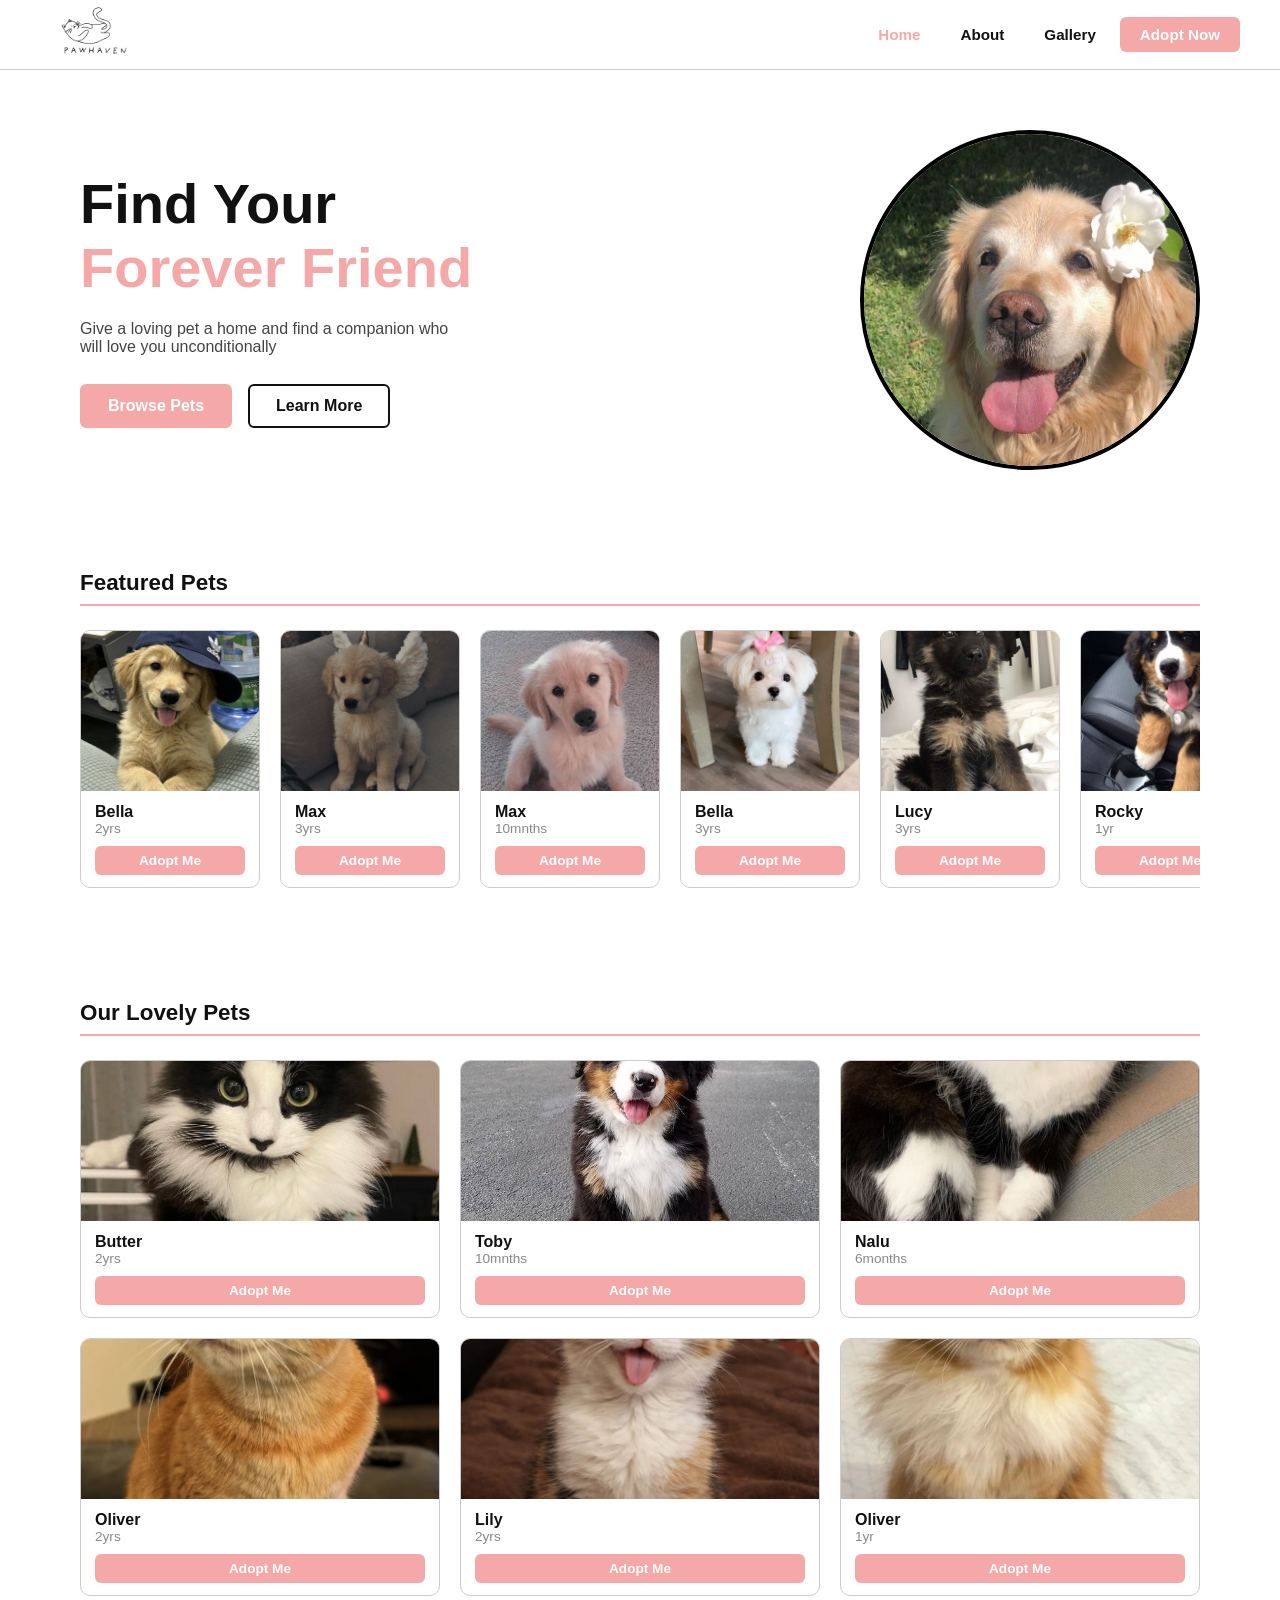
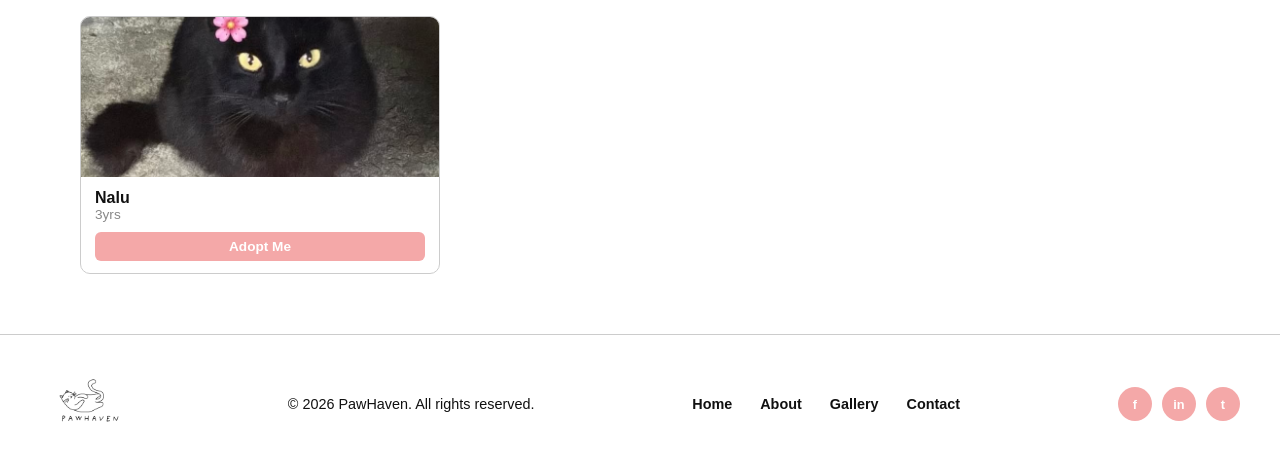
<file: index.html>
<!DOCTYPE html>
<html lang="en">

<head>
    <meta charset="UTF-8">
    <meta name="viewport" content="width=device-width, initial-scale=1.0">
    <title>Home-Page</title>
    <link rel="stylesheet" href="css/style.css">
    <link rel="stylesheet" href="css/home.css">
</head>

<body>
    <header>
        <nav class="navbar">
            <a href="index.html" class="logo">
                <img src = "images/PawHavenLogo.png" alt = "PawHaven Logo">
            </a>
            <button class="hamburger" aria-label="Toggle navigation">
                <span></span>
                <span></span>
                <span></span>
            </button>
            <ul class="nav-links">
                <li><a href="index.html" class="active">Home</a></li>
                <li><a href="about.html">About</a></li>
                <li><a href="gallery.html">Gallery</a></li>
                <li><a href="contact.html" class="btn-adopt">Adopt Now</a></li>
            </ul>
        </nav>
    </header>
    <main>
        <section class="home-section">
            <div class="home-section-text">
                <h1> Find Your <br> <span> Forever Friend</span></h1>
                <p> Give a loving pet a home and find a companion who will love you unconditionally</p>
                <div class="home-section-btns">
                    <a href="gallery.html" class="btn btn-primary"> Browse Pets</a>
                    <a href="about.html" class="btn btn-outline"> Learn More</a>
                </div>
            </div>

            <div class="home-section-image">
                <img src="images/dogg.jpeg" alt="Happy dog">
            </div>
        </section>

        <section class="featured">
            <h2 class="section-title">Featured Pets</h2>
            <div class="pets-grid" id="featuredGrid">
                <!-- Featured pet items will be dynamically inserted here -->
            </div>
            </div>
        </section>

        <section class="lovely">
            <h2 class="section-title">Our Lovely Pets</h2>
            <div class="pets-grid" id="lovelyGrid">
                <!-- Lovely pet items will be dynamically inserted here -->
            </div>
        </section>


    </main>

    <footer class="footer">
        <a href="index.html" class="logo">
            <img src="images/PawHavenLogo.png" alt="PawHaven Logo">
        </a>
        <p>&copy; 2026 PawHaven. All rights reserved.</p>

        <ul class="footer-links">
            <li><a href="index.html">Home</a></li>
            <li><a href="about.html">About</a></li>
            <li><a href="gallery.html">Gallery</a></li>
            <li><a href="contact.html">Contact</a></li>
        </ul>

        <div class="footer-social">
            <a href="#" aria-label="Facebook"> f</a>
            <a href="#" aria-label="Instagram"> in</a>
            <a href="#" aria-label="Twitter"> t</a>
        </div>
    </footer>


    <script src = "js/main.js"></script>
    <script src="js/home.js"></script>
</body>

</html>
</file>
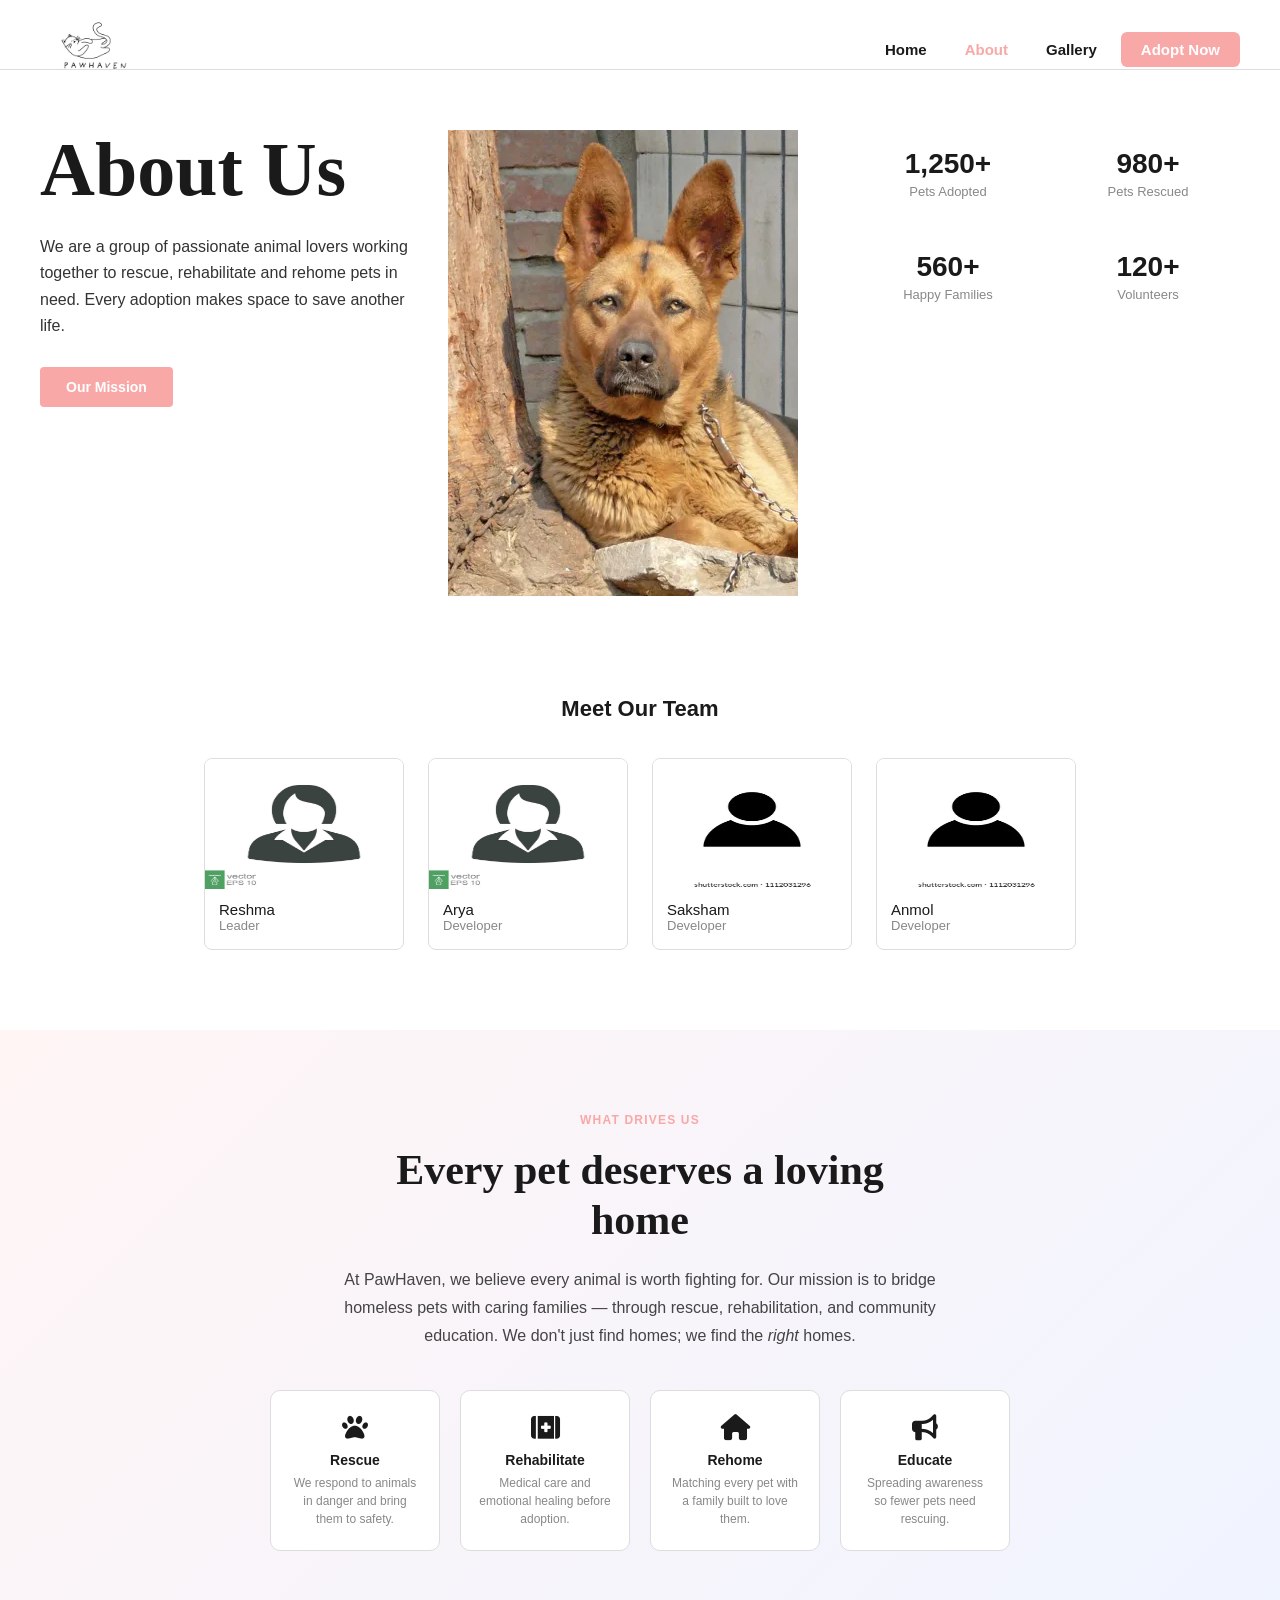
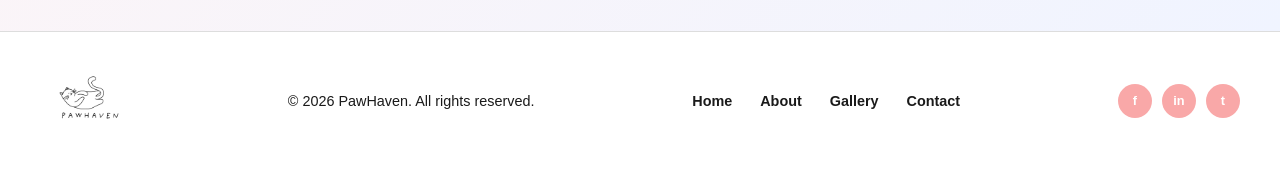
<file: about.html>
<!DOCTYPE html>
<html lang="en">

<head>
  <meta charset="UTF-8" />
  <meta name="viewport" content="width=device-width, initial-scale=1.0" />
  <title>PawHaven – About Us</title>
  <link rel="stylesheet" href="css/style.css">
  <link rel="stylesheet" href="css/about.css" />
  <link rel="stylesheet" href="https://cdnjs.cloudflare.com/ajax/libs/font-awesome/6.5.1/css/all.min.css">
</head>

<body>

  <header>
    <nav class="navbar">
      <a href="index.html" class="logo">
        <img src="images/PawHavenLogo.png" alt="PawHaven Logo">
      </a>
      <button class="hamburger" aria-label="Toggle navigation">
        <span></span>
        <span></span>
        <span></span>
      </button>
      <ul class="nav-links">
        <li><a href="index.html">Home</a></li>
        <li><a href="about.html">About</a></li>
        <li><a href="gallery.html">Gallery</a></li>
        <li><a href="contact.html" class="btn-adopt">Adopt Now</a></li>
      </ul>
    </nav>
  </header>

  <section class="hero">
    <div>
      <h1>About Us</h1>
      <p>We are a group of passionate animal lovers working together to rescue, rehabilitate and rehome pets in need.
        Every adoption makes space to save another life.</p>
      <a href="#mission" class="btn">Our Mission</a>
    </div>

    <img class="hero-photo" src="images/dog.jpg" alt="Rescued dog smiling at the camera" />

    <div class="stats" id="stats">
      <div class="stat s-pink">
        <div class="num" data-target="1250">0+</div>
        <div class="lbl">Pets Adopted</div>
      </div>
      <div class="stat s-blue">
        <div class="num" data-target="980">0+</div>
        <div class="lbl">Pets Rescued</div>
      </div>
      <div class="stat s-green">
        <div class="num" data-target="560">0+</div>
        <div class="lbl">Happy Families</div>
      </div>
      <div class="stat s-sand">
        <div class="num" data-target="120">0+</div>
        <div class="lbl">Volunteers</div>
      </div>
    </div>
  </section>

  <section class="team">
    <h2>Meet Our Team</h2>
    <div class="team-grid">
      <div class="card"><img class="av" src="images/profile2.jpg" alt="Reshma" />
        <div class="info">
          <div class="name">Reshma</div>
          <div class="role">Leader</div>
        </div>
      </div>
      <div class="card"><img class="av" src="images/profile2.jpg" alt="Arya" />
        <div class="info">
          <div class="name">Arya</div>
          <div class="role">Developer</div>
        </div>
      </div>
      <div class="card"><img class="av" src="images/PROFILE.jpg" alt="Saksham" />
        <div class="info">
          <div class="name">Saksham</div>
          <div class="role">Developer</div>
        </div>
      </div>
      <div class="card"><img class="av" src="images/PROFILE.jpg" alt="Anmol" />
        <div class="info">
          <div class="name">Anmol</div>
          <div class="role">Developer</div>
        </div>
      </div>
    </div>
  </section>

  <section id="mission">
    <p class="eye">What drives us</p>
    <h2>Every pet deserves a loving home</h2>
    <p>At PawHaven, we believe every animal is worth fighting for. Our mission is to bridge homeless pets with caring
      families — through rescue, rehabilitation, and community education. We don't just find homes; we find the
      <em>right</em> homes.</p>
    <div class="pillars">
      <div class="pillar">
        <div class="icon"><i class="fa-solid fa-paw"></i></div>
        <div class="ptitle">Rescue</div>
        <div class="pdesc">We respond to animals in danger and bring them to safety.</div>
      </div>
      <div class="pillar">
        <div class="icon"><i class="fa-solid fa-kit-medical"></i></div>
        <div class="ptitle">Rehabilitate</div>
        <div class="pdesc">Medical care and emotional healing before adoption.</div>
      </div>
      <div class="pillar">
        <div class="icon"><i class="fa-solid fa-house"></i></div>
        <div class="ptitle">Rehome</div>
        <div class="pdesc">Matching every pet with a family built to love them.</div>
      </div>
      <div class="pillar">
        <div class="icon"><i class="fa-solid fa-bullhorn"></i></div>
        <div class="ptitle">Educate</div>
        <div class="pdesc">Spreading awareness so fewer pets need rescuing.</div>
      </div>
    </div>
  </section>

  <footer class="footer">
    <a href="index.html" class="logo">
      <img src="images/PawHavenLogo.png" alt="PawHaven Logo">
    </a>
    <p>&copy; 2026 PawHaven. All rights reserved.</p>
    <ul class="footer-links">
      <li><a href="index.html">Home</a></li>
      <li><a href="about.html">About</a></li>
      <li><a href="gallery.html">Gallery</a></li>
      <li><a href="contact.html">Contact</a></li>
    </ul>
    <div class="footer-social">
      <a href="#" aria-label="Facebook">f</a>
      <a href="#" aria-label="Instagram">in</a>
      <a href="#" aria-label="Twitter">t</a>
    </div>
  </footer>

  <script src="js/about.js"></script>
  <script src="js/main.js"></script>
</body>

</html>
</file>
<file: css/style.css>
/*
   PAWHAVEN — Shared Stylesheet
    */

/* ── Variables ── */
:root {
  --pink: #F4A8A8;
  --pink-dark: #e08585;
  --pink-light: #fde8e8;
  --black: #111111;
  --gray: #888888;
  --border: #cccccc;
  --white: #ffffff;
}

/* ── Reset ── */
* {
  box-sizing: border-box;
  margin: 0;
  padding: 0;
}

body {
  font-family: Arial, Helvetica, sans-serif;
  color: var(--black);
}

a {
  text-decoration: none;
  color: inherit;
}

ul {
  list-style: none;
}

img {
  max-width: 100%;
  display: block;
}

/* ── Navbar ── */
.navbar {
  display: flex;
  align-items: center;
  justify-content: space-between;
  padding: 0 40px;
  height: 70px;
  border-bottom: 1px solid var(--border);
  position: sticky;
  top: 0;
  background: var(--white);
  z-index: 100;
}

.navbar .logo {
  background: none;
  padding: 0;
  
}

.nav-links {
  display: flex;
  align-items: center;
  gap: 8px;
}

.nav-links a {
  padding: 8px 16px;
  font-weight: 600;
  font-size: 0.95rem;
  transition: color 0.2s;
}

.nav-links a:hover,
.nav-links a.active {
  color: var(--pink);
}

.nav-links .btn-adopt {
  background: var(--pink);
  color: var(--white);
  padding: 9px 20px;
  border-radius: 6px;
  font-weight: 700;
  transition: background 0.2s;
}

.nav-links .btn-adopt:hover {
  background: var(--pink-dark);
}
.navbar .logo img {
  height: 99px;
  width: auto;
  display: block;
}

.hamburger {
  display: none;
  flex-direction: column;
  gap: 5px;
  cursor: pointer;
  background: none;
  border: none;
}

.hamburger span {
  display: block;
  width: 24px;
  height: 2px;
  background: var(--black);
  border-radius: 2px;
}

/* ── Buttons ── */
.btn {
  display: inline-block;
  padding: 11px 26px;
  font-family: Arial, Helvetica, sans-serif;
  font-weight: 700;
  font-size: 1rem;
  border-radius: 6px;
  cursor: pointer;
  border: 2px solid transparent;
  transition: all 0.2s;
}

.btn-primary {
  background: var(--pink);
  color: var(--white);
  border-color: var(--pink);
}

.btn-primary:hover {
  background: var(--pink-dark);
  border-color: var(--pink-dark);
}

.btn-outline {
  background: transparent;
  color: var(--black);
  border-color: var(--black);
}

.btn-outline:hover {
  background: var(--black);
  color: var(--white);
}

/* ── Pet Card ── */
.pet-card {
  border: 1px solid var(--border);
  border-radius: 10px;
  overflow: hidden;
  transition: transform 0.2s, box-shadow 0.2s;
}

.pet-card:hover {
  transform: translateY(-4px);
  box-shadow: 0 6px 20px rgba(244, 168, 168, 0.35);
}

.pet-card img {
  width: 100%;
  height: 160px;
  object-fit: cover;
  background: var(--pink-light);
}

.pet-card .card-body {
  padding: 12px 14px;
}

.pet-card .card-name {
  font-weight: 700;
  font-size: 1rem;
}

.pet-card .card-info {
  font-size: 0.85rem;
  color: var(--gray);
  margin-bottom: 10px;
}

.pet-card .card-btn {
  display: block;
  text-align: center;
  padding: 7px;
  background: var(--pink);
  color: var(--white);
  border-radius: 6px;
  font-weight: 700;
  font-size: 0.85rem;
  transition: background 0.2s;
}

.pet-card .card-btn:hover {
  background: var(--pink-dark);
}

/* ── Footer ── */
.footer {
  border-top: 1px solid var(--border);
  padding: 24px 40px;
  display: flex;
  align-items: center;
  justify-content: space-between;
  flex-wrap: wrap;
  gap: 16px;
  font-size: 0.9rem;
}

.footer .logo {
  background: none;
  padding: 0;
  
}

.footer-links {
  display: flex;
  gap: 28px;
}

.footer-links a {
  font-weight: 600;
  transition: color 0.2s;
}

.footer-links a:hover {
  color: var(--pink);
}

.footer-social {
  display: flex;
  gap: 10px;
}

.footer-social a {
  width: 34px;
  height: 34px;
  border-radius: 50%;
  background: var(--pink);
  color: var(--white);
  display: flex;
  align-items: center;
  justify-content: center;
  font-size: 0.8rem;
  font-weight: 700;
  transition: background 0.2s;
}

.footer-social a:hover {
  background: var(--pink-dark);
}

.footer .logo img{
  height: 90px;
  width: auto;
  display: block;
}

/* ── Mobile ── */
@media (max-width: 768px) {
  .navbar {
    padding: 0 20px;
  }

  .nav-links {
    display: none;
    position: absolute;
    top: 70px;
    left: 0;
    right: 0;
    background: var(--white);
    flex-direction: column;
    padding: 16px 20px;
    border-bottom: 1px solid var(--border);
    gap: 10px;
  }
  .nav-links .btn-adopt {
    margin-top: 6px;
  }
  .nav-links.open {
    display: flex;
  }

  .hamburger {
    display: flex;
  }

  .footer {
    flex-direction: column;
    align-items: center;
    text-align: center;
    padding: 20px;
  }
}
</file>
<file: css/home.css>
.home-section {
    display: flex;
    align-items: center;
    justify-content: space-between;

    /*Box Model*/
    padding: 60px 40px;
    margin: 0 auto;
    width:100%;
    max-width:1200px;
    box-sizing:border-box;
}

.home-section-text {

    /*Box Model*/
    width:100%;
    margin-right:40px;
    max-width: 480px;
}

.home-section-text h1 {
    font-size: 3.5rem;
    font-weight: 800;
    line-height: 1.15;
    /*Box Model*/
    margin-bottom: 20px;
}

.home-section-text h1 span {
    color: var(--pink);
}

.home-section-text p {
    font-size: 1rem;
    color: #444;
    /*box model*/
    margin-bottom: 28px;
    max-width: 380px;

}

.home-section-btns {
    display: flex;
    gap: 16px;
    flex-wrap: wrap;

    /*Box Model*/
    margin-top: 4px;
}


.home-section-image {
    width: 340px;
    height: 340px;
    border-radius: 50%;
    overflow: hidden;
    background: var(--pink-light);
    flex-shrink: 0;
    border: 4px solid black;
}

.home-section-image img {
    width: 100%;
    height: 100%;
    object-fit: cover;
}


/* Pet-Sections */
.featured,
.lovely {
    padding: 40px 40px 60px 40px;
    margin: 0 auto;
    width:100%;
    max-width:1200px;
    box-sizing: border-box;
}


.section-title {
    font-size: 1.4rem;
    font-weight: 800;
    margin-bottom: 24px;
    padding-bottom: 8px;
    border-bottom: 2px solid var(--pink);
}

.pets-grid {
    display: grid;
    grid-template-columns: repeat(3, 1fr);
    gap: 20px;
    width: 100%;
}

/* ── Mobile ── */
@media (max-width: 768px) {
    .home-section {
        flex-direction: column;
        padding: 40px 20px;
        text-align: center;
        margin: 0 auto;
    }

     .home-section-text {
        width: 100%;
        max-width: 100%;
        margin-right: 0;
        margin-bottom: 32px;
    }

    .home-section-text h1 {
        font-size: 2.4rem;
        margin-bottom: 16px;
    }

     .home-section-text p {
        max-width: 100%;
        margin-bottom: 24px;
    }

    .home-section-btns {
        justify-content: center;
    }

    .home-section-image {
        width: 260px;
        height: 260px;
    }

    .featured,
    .lovely {
        padding: 30px 20px 40px 20px;
    }

    .pets-grid {
        grid-template-columns: repeat(2, 1fr);
        gap: 14px;
    }

    #featuredGrid .pet-card {
        width: 160px;
    }
}


/*Featured Row*/
#featuredGrid {
    display: flex;
    flex-direction: row;
    overflow-x: auto ;
    gap:20px;
    padding-bottom: 12px;
}

#featuredGrid .pet-card {
    flex-shrink: 0;
    min-width: 180px;
    
}

#featuredGrid::-webkit-scrollbar {
    height: 6px;
}

#featuredGrid::-webkit-scrollbar-track {
    background: var(--pink-light);
}
#featuredGrid::-webkit-scrollbar-thumb {
    background-color: var(--pink);
    border-radius: 10px;
}
/*Mobile */
@media (max-width: 480px) {
    .home-section {
        /* Box model: tight padding on small screens */
        padding: 28px 16px;
    }
 
    .home-section-text {
        margin-bottom: 24px;
    }
 
    .home-section-text h1 {
        font-size: 2rem;
        margin-bottom: 12px;
    }
 
    .home-section-text p {
        font-size: 0.95rem;
        margin-bottom: 20px;
    }
 
    .home-section-image {
        /* Box model: smaller circle on mobile */
        width: 200px;
        height: 200px;
        border-width: 3px;
    }
 
    .featured,
    .lovely {
        /* Box model: minimal padding on mobile */
        padding: 24px 16px 32px 16px;
    }
 
    .section-title {
        font-size: 1.2rem;
        margin-bottom: 16px;
        padding-bottom: 6px;
    }
 
    .pets-grid {
        /* 1 column on mobile */
        grid-template-columns: 1fr;
        gap: 12px;
    }
 
    #featuredGrid .pet-card {
        width: 150px;
    }
}
 



/* Spinner */
.loading-spinner {
    display : flex;
    justify-content: center;
    padding: 40px 0;
}

.spinner {
    border : 4px solid var(--pink-light);
    border-top : 4px solid var(--pink);
    border-radius : 50%;
    width : 40px;
    height : 40px;
    animation : spin 0.8s linear infinite;
}

@keyframes spin {
    to {
        transform: rotate(360deg);
    }
}

.pet-card {
    transition: transform 0.25s ease , box-shadow 0.25s ease;
}
.pet-card:hover {
    transform: scale(1.04);
    box-shadow: 0 8px 20px rgba(0 , 0, 0, 0.15);
}

.pet-card {
    opacity: 0;
    animation: fadeIn 0.4s ease forwards;
}

@keyframes fadeIn {
    from {
        opacity: 0; 
        transform: translateY(10px);
    }

    to {
        opacity: 1;
        transform: translateY(0);
    }
}

.img-error {
    width: 100%;
    height: 200px; /* match your existing img height */
    display: flex;
    align-items: center;
    justify-content: center;
    background: #f2f2f2;
    color: #999;
    font-size: 0.9rem;
    text-align: center;
}
</file>
<file: css/about.css>
*, *::before, *::after { box-sizing: border-box; margin: 0; padding: 0; }

:root { --pink: #F9A8A8; --muted: #888; --border: #ddd; }

body { font-family: 'Inter', sans-serif; color: #1a1a1a; }

/* NAV */
nav { display: flex; align-items: center; justify-content: space-between; flex-wrap: wrap; gap: 12px; padding: 20px 40px; border-bottom: 1px solid var(--border); }
.logo { background: var(--pink); color: #fff; padding: 10px 22px; border-radius: 4px; font-size: 14px; }
.nav-links { display: flex; align-items: center; gap: 10px; list-style: none; flex-wrap: wrap; }
.nav-links a { text-decoration: none; color: inherit; padding: 8px 14px; font-size: 15px; transition: color .2s; }
.nav-links a:hover, .nav-links a.active { color: var(--pink); }
.btn { background: var(--pink); color: #fff; padding: 10px 24px; border-radius: 4px; font-size: 14px; text-decoration: none; transition: opacity .2s; }
.btn:hover { opacity: .85; }

/* HERO */
.hero { display: grid; grid-template-columns: 1fr 1fr 1fr; gap: 24px; padding: 60px 40px 40px; align-items: start; }
.hero h1 { font-family: 'Playfair Display', serif; font-size: clamp(48px, 6vw, 76px); line-height: 1.05; margin-bottom: 24px; }
.hero p { font-size: 16px; line-height: 1.65; color: #333; margin-bottom: 28px; }
.circle { width: 280px; height: 280px; border-radius: 50%; background: var(--pink); margin: auto; }

/* STATS */
.stats { display: grid; grid-template-columns: 1fr 1fr; gap: 16px; }
.stat { border-radius: 8px; padding: 18px 16px; text-align: center; }
.stat .num { font-size: 28px; font-weight: 700; }
.stat .lbl { font-size: 13px; color: var(--muted); margin-top: 4px; }

/* TEAM */
.team { padding: 60px 40px 80px; text-align: center; }
.team h2 { font-size: 22px; font-weight: 600; margin-bottom: 36px; }
.team-grid { display: flex; justify-content: center; gap: 24px; flex-wrap: wrap; }
.card { width: 200px; border: 1px solid var(--border); border-radius: 8px; overflow: hidden; text-align: left; transition: transform .25s, box-shadow .25s, border-color .25s; }
.card:hover { transform: translateY(-6px); box-shadow: 0 12px 28px rgba(0,0,0,.1); border-color: var(--pink); }
.card .av { width: 100%; height: 130px; transition: filter .25s; }
.card:hover .av { filter: brightness(1.07); }
.card .info { padding: 12px 14px 16px; }
.card .name { font-size: 15px; font-weight: 500; }
.card .role { font-size: 13px; color: var(--muted); }

/* MISSION */
#mission { background: linear-gradient(135deg, #fff5f5, #f0f4ff); padding: 80px 40px; text-align: center; scroll-margin-top: 20px; }
#mission .eye { font-size: 12px; font-weight: 600; letter-spacing: .1em; text-transform: uppercase; color: var(--pink); margin-bottom: 14px; }
#mission h2 { font-family: 'Playfair Display', serif; font-size: clamp(28px, 4vw, 42px); max-width: 560px; margin: 0 auto 20px; line-height: 1.2; }
#mission p { font-size: 16px; color: #444; line-height: 1.75; max-width: 600px; margin: 0 auto 40px; }
.pillars { display: flex; justify-content: center; gap: 20px; flex-wrap: wrap; }
.pillar { background: #fff; border: 1px solid var(--border); border-radius: 10px; padding: 22px 18px; width: 170px; text-align: center; transition: transform .2s, box-shadow .2s; }
.pillar:hover { transform: translateY(-4px); box-shadow: 0 8px 20px rgba(0,0,0,.08); }
.pillar .icon { font-size: 26px; margin-bottom: 8px; }
.pillar .ptitle { font-size: 14px; font-weight: 600; margin-bottom: 6px; }
.pillar .pdesc { font-size: 12px; color: var(--muted); line-height: 1.5; }

/* RESPONSIVE */
@media (max-width: 860px) {
  nav { padding: 16px 20px; }
  .hero { grid-template-columns: 1fr; padding: 40px 24px; gap: 36px; }
  .circle { width: 200px; height: 200px; }
  .team { padding: 40px 20px 60px; }
  .card { width: calc(50% - 12px); }
  #mission { padding: 60px 24px; }
}
@media (max-width: 480px) {
  .card { width: 100%; max-width: 280px; }
  .nav-links a { padding: 6px 8px; font-size: 13px; }
}
</file>
